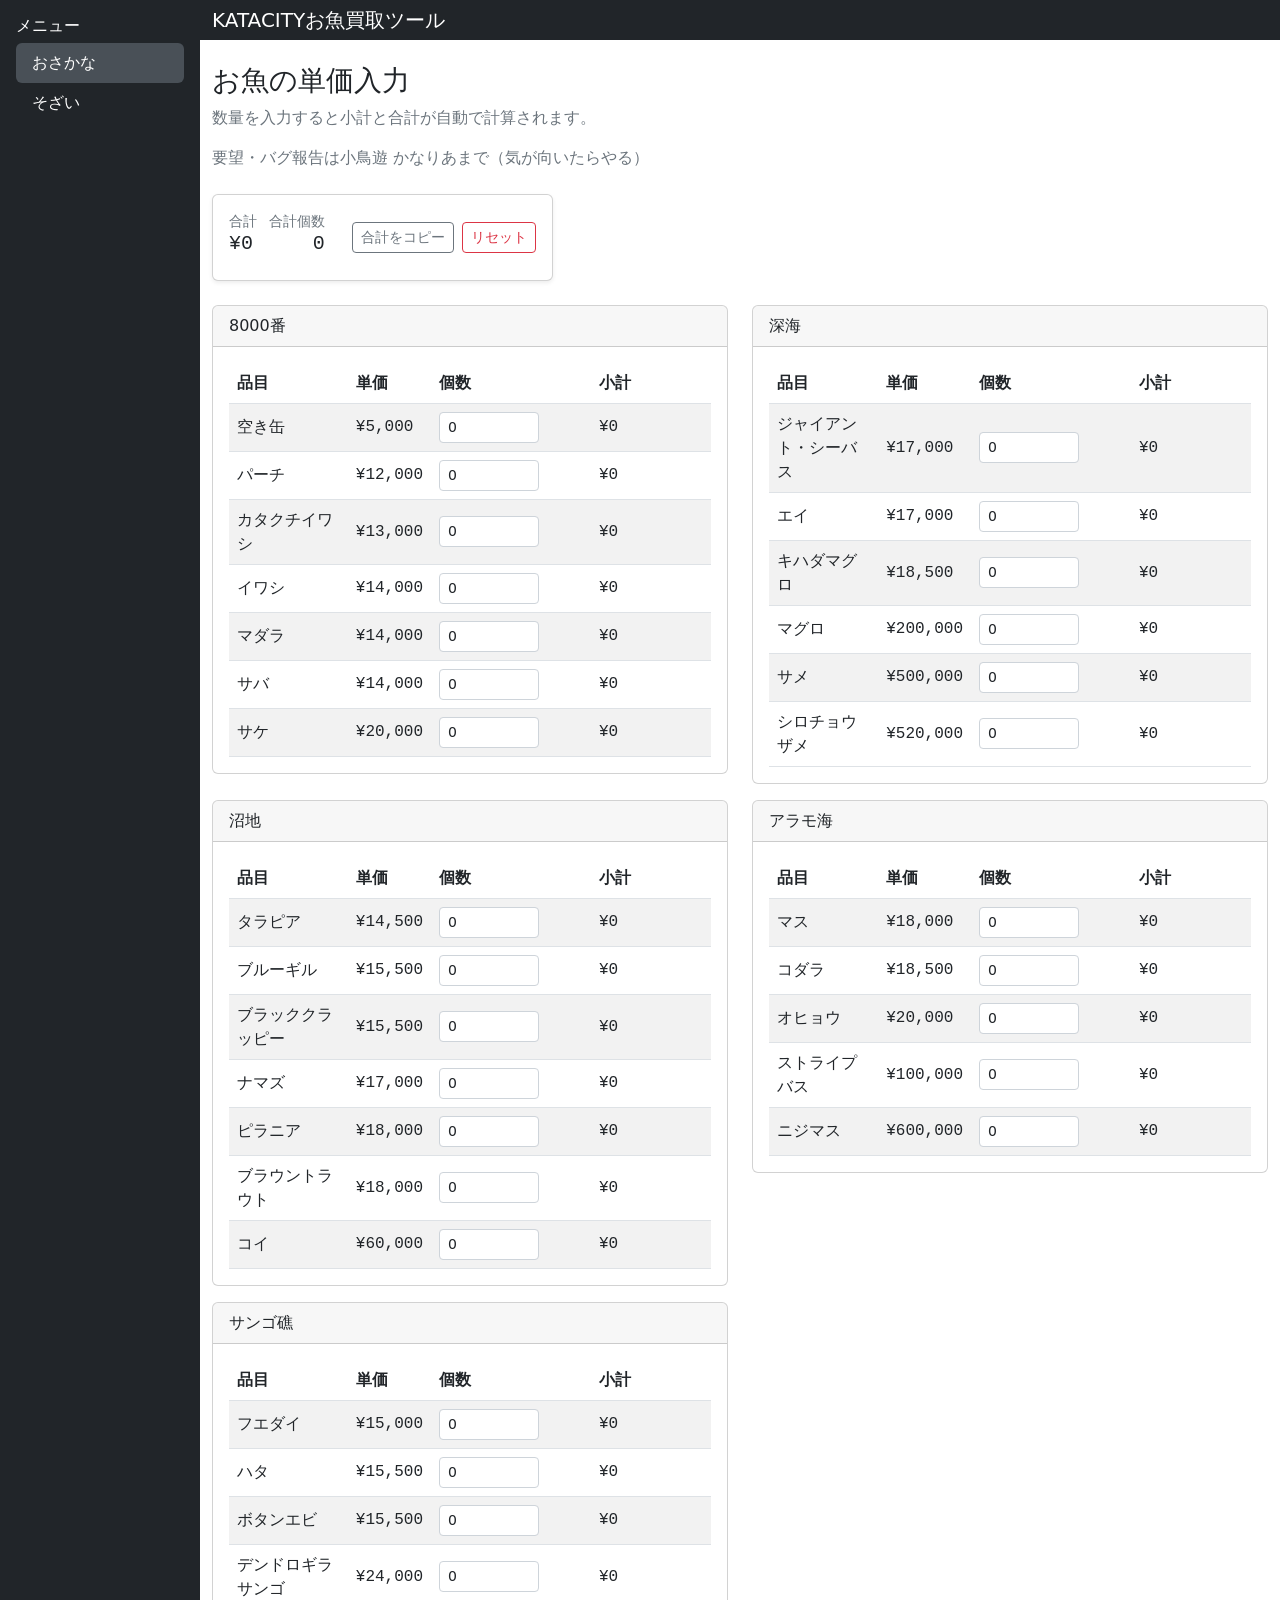
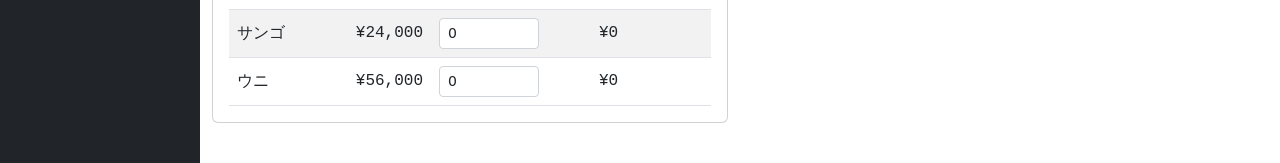
<file: index.html>
<!DOCTYPE html>
<html lang="ja">
<head>
  <meta charset="utf-8" />
  <meta name="viewport" content="width=device-width, initial-scale=1" />
  <title>おさかなつーる</title>
  <meta name="description" content="KatacityFish Dashboard" />

  <!-- Bootstrap (CDN) -->
  <link href="https://cdn.jsdelivr.net/npm/bootstrap@5.3.2/dist/css/bootstrap.min.css" rel="stylesheet">
  <link href="css/styles.css" rel="stylesheet" />
  <style>
    .small-input { max-width:100px; }
    .monospace { font-family: ui-monospace, SFMono-Regular, Menlo, Monaco, "Roboto Mono", "Courier New", monospace; }
    .muted-small { font-size:0.85rem; color:#6c757d; }
  </style>
</head>
<body>
  <!-- シンプルなトップバー -->
  <!-- 全体を横に並べるFlexコンテナ -->
  <div class="d-flex">
    <!-- サイドバー -->
    <nav id="sidebar" class="bg-dark text-white p-3" style="min-width:200px;">
      <h2 class="h6 text-white">メニュー</h2>
      <ul class="nav nav-pills flex-column">
        <li class="nav-item"><a class="nav-link text-white active" href="index.html">おさかな</a></li>
        <li class="nav-item"><a class="nav-link text-white" href="other.html">そざい</a></li>
      </ul>
    </nav>

    <div class="flex-grow-1">
      <header class="bg-dark text-white py-2">
        <div class="container">
          <div class="d-flex align-items-center">
            <h1 class="h5 mb-0">KATACITYお魚買取ツール</h1>
          </div>
        </div>
      </header>

      <main class="container py-4">
    <header class="mb-4">
      <h1 class="h3">お魚の単価入力</h1>
      <p class="text-muted">数量を入力すると小計と合計が自動で計算されます。</p>
      <p class="text-muted">要望・バグ報告は小鳥遊  かなりあまで（気が向いたらやる）</p>
    </header>

    <!-- 合計表示（合計をコピーするボタン） -->
    <div class="row mb-4 g-3">
      <div class="col-sm-6 col-md-4">
        <div class="card shadow-sm">
          <div class="card-body d-flex justify-content-between align-items-center">
            <div>
              <div class="text-muted small">合計</div>
              <div id="totalAmount" class="h5 monospace">¥0</div>
            </div>
            <div class="text-end">
              <div class="text-muted small">合計個数</div>
              <div id="totalQuantity" class="h5 monospace">0</div>
            </div>
            <div class="ms-3 d-flex gap-2">
              <button id="copyTotalBtn" class="btn btn-sm btn-outline-secondary">合計をコピー</button>
              <button id="resetBtn" class="btn btn-sm btn-outline-danger">リセット</button>
            </div>
          </div>
        </div>
      </div>
    </div>

    <!-- 品目一覧を2列に分割（指定順にソート・名前置換済） -->
    <section>
      <div class="row">
        <div class="col-md-6">
          <div class="card mb-3">
            <div class="card-header">8000番</div>
            <div class="card-body table-responsive">
              <table class="table table-striped align-middle mb-0">
                <thead>
                  <tr><th>品目</th><th>単価</th><th style="width:160px">個数</th><th style="width:120px">小計</th></tr>
                </thead>
                <tbody data-group="8000番">
                  <tr><td>空き缶</td><td class="monospace">¥5,000</td><td><input class="form-control form-control-sm small-input qty-input" type="number" min="0" value="0" data-price="5000"></td><td class="monospace row-subtotal">¥0</td></tr>
                  <tr><td>パーチ</td><td class="monospace">¥12,000</td><td><input class="form-control form-control-sm small-input qty-input" type="number" min="0" value="0" data-price="12000"></td><td class="monospace row-subtotal">¥0</td></tr>
                  <tr><td>カタクチイワシ</td><td class="monospace">¥13,000</td><td><input class="form-control form-control-sm small-input qty-input" type="number" min="0" value="0" data-price="13000"></td><td class="monospace row-subtotal">¥0</td></tr>
                  <tr><td>イワシ</td><td class="monospace">¥14,000</td><td><input class="form-control form-control-sm small-input qty-input" type="number" min="0" value="0" data-price="14000"></td><td class="monospace row-subtotal">¥0</td></tr>
                  <tr><td>マダラ</td><td class="monospace">¥14,000</td><td><input class="form-control form-control-sm small-input qty-input" type="number" min="0" value="0" data-price="14000"></td><td class="monospace row-subtotal">¥0</td></tr>
                  <tr><td>サバ</td><td class="monospace">¥14,000</td><td><input class="form-control form-control-sm small-input qty-input" type="number" min="0" value="0" data-price="14000"></td><td class="monospace row-subtotal">¥0</td></tr>
                  <tr><td>サケ</td><td class="monospace">¥20,000</td><td><input class="form-control form-control-sm small-input qty-input" type="number" min="0" value="0" data-price="20000"></td><td class="monospace row-subtotal">¥0</td></tr>
                </tbody>
              </table>
            </div>
          </div>
        </div>
        <div class="col-md-6">
          <div id="topCardDeepSea" class="card mb-3">
            <div class="card-header">深海</div>
            <div class="card-body table-responsive">
              <table id="itemsTableDeepSea" class="table table-striped align-middle mb-0">
                <thead>
                  <tr><th>品目</th><th>単価</th><th style="width:160px">個数</th><th style="width:120px">小計</th></tr>
                </thead>
                <tbody data-group="深海">
                  <tr><td>ジャイアント・シーバス</td><td class="monospace">¥17,000</td><td><input class="form-control form-control-sm small-input qty-input" type="number" min="0" value="0" data-price="17000"></td><td class="monospace row-subtotal">¥0</td></tr>
                  <tr><td>エイ</td><td class="monospace">¥17,000</td><td><input class="form-control form-control-sm small-input qty-input" type="number" min="0" value="0" data-price="17000"></td><td class="monospace row-subtotal">¥0</td></tr>
                  <tr><td>キハダマグロ</td><td class="monospace">¥18,500</td><td><input class="form-control form-control-sm small-input qty-input" type="number" min="0" value="0" data-price="18500"></td><td class="monospace row-subtotal">¥0</td></tr>
                  <tr><td>マグロ</td><td class="monospace">¥200,000</td><td><input class="form-control form-control-sm small-input qty-input" type="number" min="0" value="0" data-price="200000"></td><td class="monospace row-subtotal">¥0</td></tr>
                  <tr><td>サメ</td><td class="monospace">¥500,000</td><td><input class="form-control form-control-sm small-input qty-input" type="number" min="0" value="0" data-price="500000"></td><td class="monospace row-subtotal">¥0</td></tr>
                  <tr><td>シロチョウザメ</td><td class="monospace">¥520,000</td><td><input class="form-control form-control-sm small-input qty-input" type="number" min="0" value="0" data-price="520000"></td><td class="monospace row-subtotal">¥0</td></tr>
                </tbody>
              </table>
            </div>
          </div>
        </div>
      </div>

      <div class="row">
        <div class="col-md-6">
          <div class="card mb-3">
            <div class="card-header">沼地</div>
            <div class="card-body table-responsive">
              <table id="itemsTable8000" class="table table-striped align-middle mb-0">
                <thead>
                  <tr><th>品目</th><th>単価</th><th style="width:160px">個数</th><th style="width:120px">小計</th></tr>
                </thead>
                <tbody data-group="沼地">
                  <tr><td>タラピア</td><td class="monospace">¥14,500</td><td><input class="form-control form-control-sm small-input qty-input" type="number" min="0" value="0" data-price="14500"></td><td class="monospace row-subtotal">¥0</td></tr>
                  <tr><td>ブルーギル</td><td class="monospace">¥15,500</td><td><input class="form-control form-control-sm small-input qty-input" type="number" min="0" value="0" data-price="15500"></td><td class="monospace row-subtotal">¥0</td></tr>
                  <tr><td>ブラッククラッピー</td><td class="monospace">¥15,500</td><td><input class="form-control form-control-sm small-input qty-input" type="number" min="0" value="0" data-price="15500"></td><td class="monospace row-subtotal">¥0</td></tr>
                  <tr><td>ナマズ</td><td class="monospace">¥17,000</td><td><input class="form-control form-control-sm small-input qty-input" type="number" min="0" value="0" data-price="17000"></td><td class="monospace row-subtotal">¥0</td></tr>
                  <tr><td>ピラニア</td><td class="monospace">¥18,000</td><td><input class="form-control form-control-sm small-input qty-input" type="number" min="0" value="0" data-price="18000"></td><td class="monospace row-subtotal">¥0</td></tr>
                  <tr><td>ブラウントラウト</td><td class="monospace">¥18,000</td><td><input class="form-control form-control-sm small-input qty-input" type="number" min="0" value="0" data-price="18000"></td><td class="monospace row-subtotal">¥0</td></tr>
                  <tr><td>コイ</td><td class="monospace">¥60,000</td><td><input class="form-control form-control-sm small-input qty-input" type="number" min="0" value="0" data-price="60000"></td><td class="monospace row-subtotal">¥0</td></tr>
                </tbody>
              </table>
            </div>
          </div>

        </div>

        <div class="col-md-6">
          <div class="card mb-3">
            <div class="card-header">アラモ海</div>
            <div class="card-body table-responsive">
              <table id="itemsTableFish2" class="table table-striped align-middle mb-0">
                <thead>
                  <tr><th>品目</th><th>単価</th><th style="width:160px">個数</th><th style="width:120px">小計</th></tr>
                </thead>
                <tbody data-group="アラモ海">
                  <tr><td>マス</td><td class="monospace">¥18,000</td><td><input class="form-control form-control-sm small-input qty-input" type="number" min="0" value="0" data-price="18000"></td><td class="monospace row-subtotal">¥0</td></tr>
                  <tr><td>コダラ</td><td class="monospace">¥18,500</td><td><input class="form-control form-control-sm small-input qty-input" type="number" min="0" value="0" data-price="18500"></td><td class="monospace row-subtotal">¥0</td></tr>
                  <tr><td>オヒョウ</td><td class="monospace">¥20,000</td><td><input class="form-control form-control-sm small-input qty-input" type="number" min="0" value="0" data-price="20000"></td><td class="monospace row-subtotal">¥0</td></tr>
                  <tr><td>ストライプバス</td><td class="monospace">¥100,000</td><td><input class="form-control form-control-sm small-input qty-input" type="number" min="0" value="0" data-price="100000"></td><td class="monospace row-subtotal">¥0</td></tr>
                  <tr><td>ニジマス</td><td class="monospace">¥600,000</td><td><input class="form-control form-control-sm small-input qty-input" type="number" min="0" value="0" data-price="600000"></td><td class="monospace row-subtotal">¥0</td></tr>
                </tbody>
              </table>
            </div>
          </div>
        </div>
      </div>

      <div class="row">
        <div class="col-md-6">
          <div class="card mb-3">
            <div class="card-header">サンゴ礁</div>
            <div class="card-body table-responsive">
              <table id="itemsTableFish1" class="table table-striped align-middle mb-0">
                <thead>
                  <tr><th>品目</th><th>単価</th><th style="width:160px">個数</th><th style="width:120px">小計</th></tr>
                </thead>
                <tbody data-group="サンゴ礁">
                  <tr><td>フエダイ</td><td class="monospace">¥15,000</td><td><input class="form-control form-control-sm small-input qty-input" type="number" min="0" value="0" data-price="15000"></td><td class="monospace row-subtotal">¥0</td></tr>
                  <tr><td>ハタ</td><td class="monospace">¥15,500</td><td><input class="form-control form-control-sm small-input qty-input" type="number" min="0" value="0" data-price="15500"></td><td class="monospace row-subtotal">¥0</td></tr>
                  <tr><td>ボタンエビ</td><td class="monospace">¥15,500</td><td><input class="form-control form-control-sm small-input qty-input" type="number" min="0" value="0" data-price="15500"></td><td class="monospace row-subtotal">¥0</td></tr>
                  <tr><td>デンドロギラサンゴ</td><td class="monospace">¥24,000</td><td><input class="form-control form-control-sm small-input qty-input" type="number" min="0" value="0" data-price="24000"></td><td class="monospace row-subtotal">¥0</td></tr>
                  <tr><td>サンゴ</td><td class="monospace">¥24,000</td><td><input class="form-control form-control-sm small-input qty-input" type="number" min="0" value="0" data-price="24000"></td><td class="monospace row-subtotal">¥0</td></tr>
                  <tr><td>ウニ</td><td class="monospace">¥56,000</td><td><input class="form-control form-control-sm small-input qty-input" type="number" min="0" value="0" data-price="56000"></td><td class="monospace row-subtotal">¥0</td></tr>
                </tbody>
              </table>
            </div>
          </div>

        </div>
      </div>
    </section>

  </main>

  <script>
    // フォーマット
    function formatYen(n){ return '¥' + Number(n).toLocaleString('ja-JP'); }

    // 合計・小計更新
    function updateTotals(){
      const qtyInputs = Array.from(document.querySelectorAll('.qty-input'));
      let totalQty = 0;
      let totalAmount = 0;
      qtyInputs.forEach(input => {
        const price = Number(input.dataset.price) || 0;
        let qty = parseInt(input.value, 10);
        if (isNaN(qty) || qty < 0) { qty = 0; input.value = 0; }
        totalQty += qty;
        const subtotal = price * qty;
        totalAmount += subtotal;
        const row = input.closest('tr');
        if (row){
          const subEl = row.querySelector('.row-subtotal');
          if (subEl) subEl.textContent = formatYen(subtotal);
        }
      });
      document.getElementById('totalQuantity').textContent = totalQty;
      document.getElementById('totalAmount').textContent = formatYen(totalAmount);
    }

    // 上段カード高さを揃え、おさかな1/2の見出し位置を横一直線にする
    function syncFishHeaderAxis(){
      const card1 = document.getElementById('topCard8000');
      const card2 = document.getElementById('topCardDeepSea');
      if (!card1 || !card2) return;

      card1.style.minHeight = '';
      card2.style.minHeight = '';

      const h = Math.max(card1.offsetHeight, card2.offsetHeight);
      card1.style.minHeight = h + 'px';
      card2.style.minHeight = h + 'px';
    }

    // リセット処理
    function resetAllQty(){
      const qtyInputs = Array.from(document.querySelectorAll('.qty-input'));
      qtyInputs.forEach(input => {
        input.value = 0;
      });
      updateTotals();
      syncFishHeaderAxis();
    }

    // 合計コピー処理
    async function copyTotal(){
      const totalEl = document.getElementById('totalAmount');
      if (!totalEl) return;
      const text = totalEl.textContent || '';
      try {
        await navigator.clipboard.writeText(text);
        const btn = document.getElementById('copyTotalBtn');
        const prev = btn.textContent;
        btn.textContent = 'コピー済';
        btn.disabled = true;
        setTimeout(()=>{ btn.textContent = prev; btn.disabled = false; }, 1200);
      } catch (err) {
        const ta = document.createElement('textarea');
        ta.value = text;
        document.body.appendChild(ta);
        ta.select();
        try { document.execCommand('copy'); } catch(e){}
        ta.remove();
      }
    }

    // イベント登録・初期化
    document.addEventListener('DOMContentLoaded', function(){
      document.getElementById('copyTotalBtn')?.addEventListener('click', copyTotal);
      document.getElementById('resetBtn')?.addEventListener('click', resetAllQty);
      document.addEventListener('input', function(e){
        if (e.target && e.target.classList && e.target.classList.contains('qty-input')) {
          updateTotals();
        }
      });
      updateTotals();
      syncFishHeaderAxis();
    });

    window.addEventListener('resize', syncFishHeaderAxis);
  </script>

      <!-- main と flex コンテナの閉じタグ -->
      </main>
    </div> <!-- .flex-grow-1 -->
  </div> <!-- .d-flex -->

  <script src="https://cdn.jsdelivr.net/npm/bootstrap@5.3.2/dist/js/bootstrap.bundle.min.js"></script>
</body>
</html>
</file>
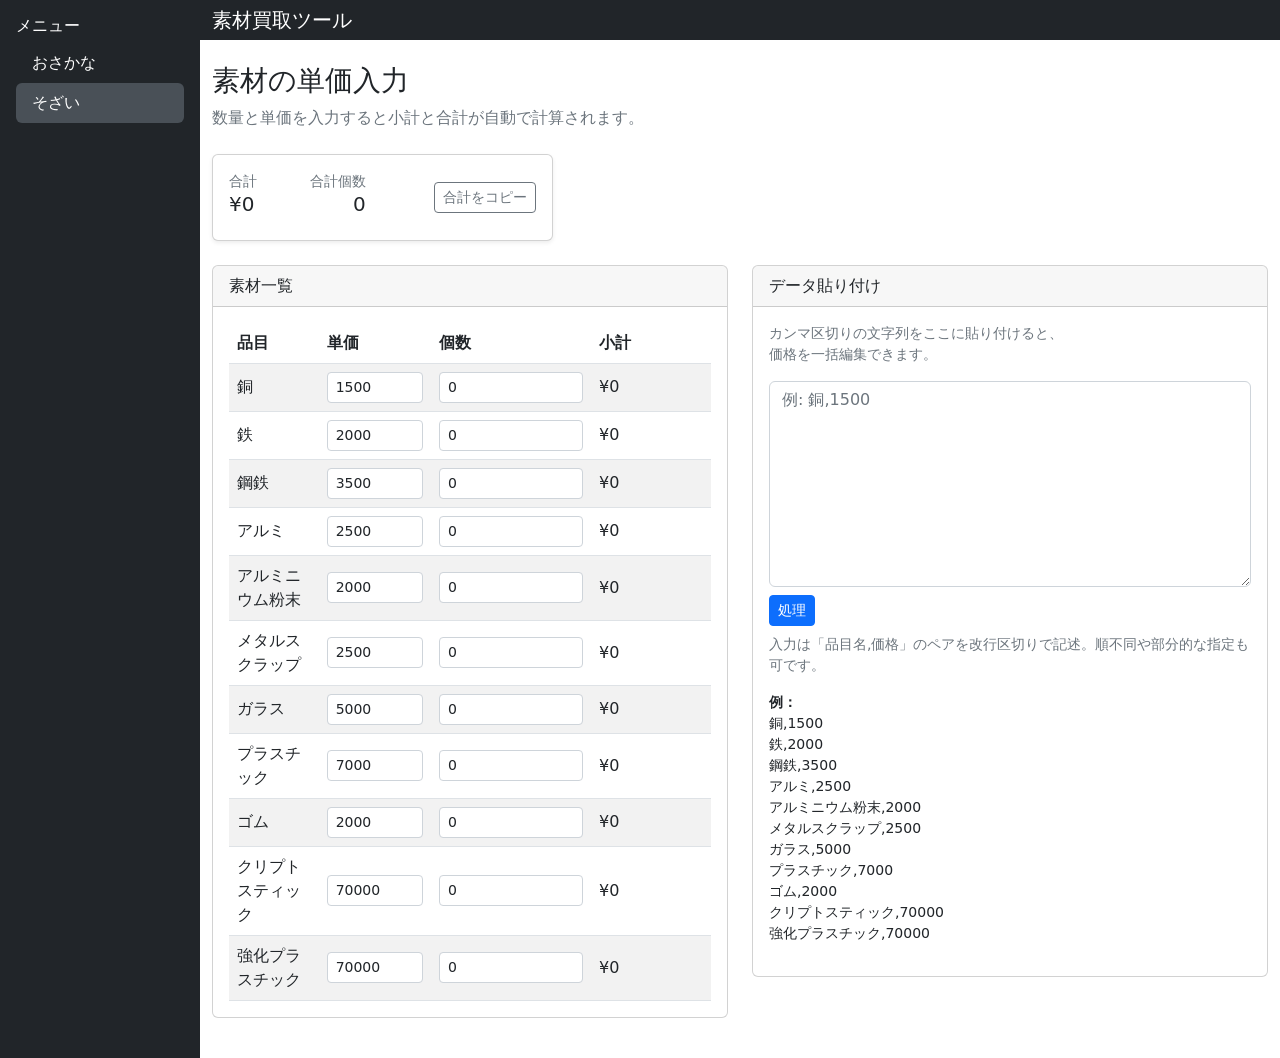
<file: other.html>
<!DOCTYPE html>
<html lang="ja">
<head>
  <meta charset="utf-8" />
  <meta name="viewport" content="width=device-width, initial-scale=1" />
  <title>素材買取ツール</title>
  <meta name="description" content="KatacityFish Dashboard - 素材買取" />

  <!-- Bootstrap (CDN) -->
  <link href="https://cdn.jsdelivr.net/npm/bootstrap@5.3.2/dist/css/bootstrap.min.css" rel="stylesheet">
  <link href="css/styles.css" rel="stylesheet" />
</head>
<body>
  <div class="d-flex">
    <nav id="sidebar" class="bg-dark text-white p-3" style="min-width:200px;">
      <h2 class="h6 text-white">メニュー</h2>
      <ul class="nav nav-pills flex-column">
        <li class="nav-item"><a class="nav-link text-white" href="index.html">おさかな</a></li>
        <li class="nav-item"><a class="nav-link text-white active" href="other.html">そざい</a></li>
      </ul>
    </nav>

    <div class="flex-grow-1">
      <header class="bg-dark text-white py-2">
        <div class="container">
          <div class="d-flex align-items-center">
            <h1 class="h5 mb-0">素材買取ツール</h1>
          </div>
        </div>
      </header>

      <main class="container py-4">
        <!-- 説明 -->
        <header class="mb-4">
          <h1 class="h3">素材の単価入力</h1>
          <p class="text-muted">数量と単価を入力すると小計と合計が自動で計算されます。</p>
        </header>

        <!-- 合計表示 -->
        <div class="row mb-4 g-3">
          <div class="col-sm-6 col-md-4">
            <div class="card shadow-sm">
              <div class="card-body d-flex justify-content-between align-items-center">
                <div>
                  <div class="text-muted small">合計</div>
                  <div id="totalAmount" class="h5 monospace">¥0</div>
                </div>
                <div class="text-end">
                  <div class="text-muted small">合計個数</div>
                  <div id="totalQuantity" class="h5 monospace">0</div>
                </div>
                <div class="ms-3">
                  <button id="copyTotalBtn" class="btn btn-sm btn-outline-secondary">合計をコピー</button>
                </div>
              </div>
            </div>
          </div>
        </div>

        <!-- 素材一覧テーブル -->
          <section>
            <!-- 幅をおさかなページと揃え、右寄せにするために列を限定 -->
            <div class="row">
              <div class="col-md-6">
                <div class="card mb-3">
                  <div class="card-header">素材一覧</div>
                  <div class="card-body table-responsive">
                    <table id="materialsTable" class="table table-striped align-middle mb-0">
                <thead>
                  <tr><th>品目</th><th>単価</th><th style="width:160px">個数</th><th style="width:120px">小計</th></tr>
                </thead>
                <tbody>
                  <tr><td>銅</td><td><input class="form-control form-control-sm small-input price-input" type="number" min="0" value="1500"></td><td><input class="form-control form-control-sm small-input qty-input" type="number" min="0" value="0"></td><td class="monospace row-subtotal">¥0</td></tr>
                  <tr><td>鉄</td><td><input class="form-control form-control-sm small-input price-input" type="number" min="0" value="2000"></td><td><input class="form-control form-control-sm small-input qty-input" type="number" min="0" value="0"></td><td class="monospace row-subtotal">¥0</td></tr>
                  <tr><td>鋼鉄</td><td><input class="form-control form-control-sm small-input price-input" type="number" min="0" value="3500"></td><td><input class="form-control form-control-sm small-input qty-input" type="number" min="0" value="0"></td><td class="monospace row-subtotal">¥0</td></tr>
                  <tr><td>アルミ</td><td><input class="form-control form-control-sm small-input price-input" type="number" min="0" value="2500"></td><td><input class="form-control form-control-sm small-input qty-input" type="number" min="0" value="0"></td><td class="monospace row-subtotal">¥0</td></tr>
                  <tr><td>アルミニウム粉末</td><td><input class="form-control form-control-sm small-input price-input" type="number" min="0" value="2000"></td><td><input class="form-control form-control-sm small-input qty-input" type="number" min="0" value="0"></td><td class="monospace row-subtotal">¥0</td></tr>
                  <tr><td>メタルスクラップ</td><td><input class="form-control form-control-sm small-input price-input" type="number" min="0" value="2500"></td><td><input class="form-control form-control-sm small-input qty-input" type="number" min="0" value="0"></td><td class="monospace row-subtotal">¥0</td></tr>
                  <tr><td>ガラス</td><td><input class="form-control form-control-sm small-input price-input" type="number" min="0" value="5000"></td><td><input class="form-control form-control-sm small-input qty-input" type="number" min="0" value="0"></td><td class="monospace row-subtotal">¥0</td></tr>
                  <tr><td>プラスチック</td><td><input class="form-control form-control-sm small-input price-input" type="number" min="0" value="7000"></td><td><input class="form-control form-control-sm small-input qty-input" type="number" min="0" value="0"></td><td class="monospace row-subtotal">¥0</td></tr>
                  <tr><td>ゴム</td><td><input class="form-control form-control-sm small-input price-input" type="number" min="0" value="2000"></td><td><input class="form-control form-control-sm small-input qty-input" type="number" min="0" value="0"></td><td class="monospace row-subtotal">¥0</td></tr>
                  <tr><td>クリプトスティック</td><td><input class="form-control form-control-sm small-input price-input" type="number" min="0" value="70000" placeholder="70000～90000"></td><td><input class="form-control form-control-sm small-input qty-input" type="number" min="0" value="0"></td><td class="monospace row-subtotal">¥0</td></tr>
                  <tr><td>強化プラスチック</td><td><input class="form-control form-control-sm small-input price-input" type="number" min="0" value="70000" placeholder="70000～90000"></td><td><input class="form-control form-control-sm small-input qty-input" type="number" min="0" value="0"></td><td class="monospace row-subtotal">¥0</td></tr>
                </tbody>
              </table>
                  </div>
                </div>
              </div> <!-- .col-md-6 -->

              <!-- 右側テキスト入力用パネル（将来インポート機能などを実装予定） -->
              <div class="col-md-6">
                <div class="card mb-3">
                  <div class="card-header">データ貼り付け</div>
                  <div class="card-body">
                    <p class="small text-muted">カンマ区切りの文字列をここに貼り付けると、<br>価格を一括編集できます。</p>
                    <textarea id="importArea" class="form-control" rows="8" placeholder="例: 銅,1500"></textarea>
                    <button id="processImportBtn" class="btn btn-sm btn-primary mt-2">処理</button>
                    <div id="importMessage" class="mt-2 text-success"></div>
                    <p class="small text-muted mt-2">入力は「品目名,価格」のペアを改行区切りで記述。順不同や部分的な指定も可です。</p>
                    <p class="small"><strong>例：</strong><br>銅,1500<br>鉄,2000<br>鋼鉄,3500<br>アルミ,2500<br>アルミニウム粉末,2000<br>メタルスクラップ,2500<br>ガラス,5000<br>プラスチック,7000<br>ゴム,2000<br>クリプトスティック,70000<br>強化プラスチック,70000</p>
                  </div>
                </div>
              </div> <!-- .col-md-6 -->
            </div> <!-- .row -->
            </div>
          </div>
        </section>
      </main>
    </div>
  </div>

  <script>
    // フォーマット
    function formatYen(n){ return '¥' + Number(n).toLocaleString('ja-JP'); }

    // 合計・小計更新
    function updateTotals(){
      const qtyInputs = Array.from(document.querySelectorAll('.qty-input'));
      let totalQty = 0;
      let totalAmount = 0;
      qtyInputs.forEach(input => {
        let price = 0;
        const priceInput = input.closest('tr')?.querySelector('.price-input');
        if (priceInput) price = Number(priceInput.value) || 0;
        else price = Number(input.dataset.price) || 0;
        let qty = parseInt(input.value, 10);
        if (isNaN(qty) || qty < 0) { qty = 0; input.value = 0; }
        totalQty += qty;
        const subtotal = price * qty;
        totalAmount += subtotal;
        const row = input.closest('tr');
        if (row){
          const subEl = row.querySelector('.row-subtotal');
          if (subEl) subEl.textContent = formatYen(subtotal);
        }
      });
      document.getElementById('totalQuantity').textContent = totalQty;
      document.getElementById('totalAmount').textContent = formatYen(totalAmount);
    }

    async function copyTotal(){
      const totalEl = document.getElementById('totalAmount');
      if (!totalEl) return;
      const text = totalEl.textContent || '';
      try {
        await navigator.clipboard.writeText(text);
        const btn = document.getElementById('copyTotalBtn');
        const prev = btn.textContent;
        btn.textContent = 'コピー済';
        btn.disabled = true;
        setTimeout(()=>{ btn.textContent = prev; btn.disabled = false; }, 1200);
      } catch (err) {
        const ta = document.createElement('textarea');
        ta.value = text;
        document.body.appendChild(ta);
        ta.select();
        try { document.execCommand('copy'); } catch(e){}
        ta.remove();
      }
    }

    document.addEventListener('DOMContentLoaded', function(){
      document.getElementById('copyTotalBtn')?.addEventListener('click', copyTotal);
      document.addEventListener('input', function(e){
        if (e.target && e.target.classList && e.target.classList.contains('qty-input')) {
          updateTotals();
        }
      });
      // 取り込み処理ボタン
      document.getElementById('processImportBtn')?.addEventListener('click', function(){
        const text = document.getElementById('importArea')?.value || '';
        const lines = text.split(/\r?\n/);
        let updated = 0;
        lines.forEach(line => {
          const parts = line.split(',');
          if (parts.length >= 2) {
            const name = parts[0].trim();
            const num = Number(parts[1].trim());
            if (name && !isNaN(num)) {
              // 該当する行を探す
              const row = Array.from(document.querySelectorAll('#materialsTable tbody tr'))
                .find(tr => tr.cells[0].textContent.trim() === name);
              if (row) {
                const priceInput = row.querySelector('.price-input');
                if (priceInput) {
                  priceInput.value = num;
                  updated++;
                }
              }
            }
          }
        });
        const msgEl = document.getElementById('importMessage');
        if (updated > 0) {
          updateTotals();
          if (msgEl) msgEl.textContent = updated + ' 件の価格を更新しました。';
        } else {
          if (msgEl) msgEl.textContent = '更新できる項目がありませんでした。';
        }
      });
      updateTotals();
    });
  </script>

  <script src="https://cdn.jsdelivr.net/npm/bootstrap@5.3.2/dist/js/bootstrap.bundle.min.js"></script>
</body>
</html>
</file>
